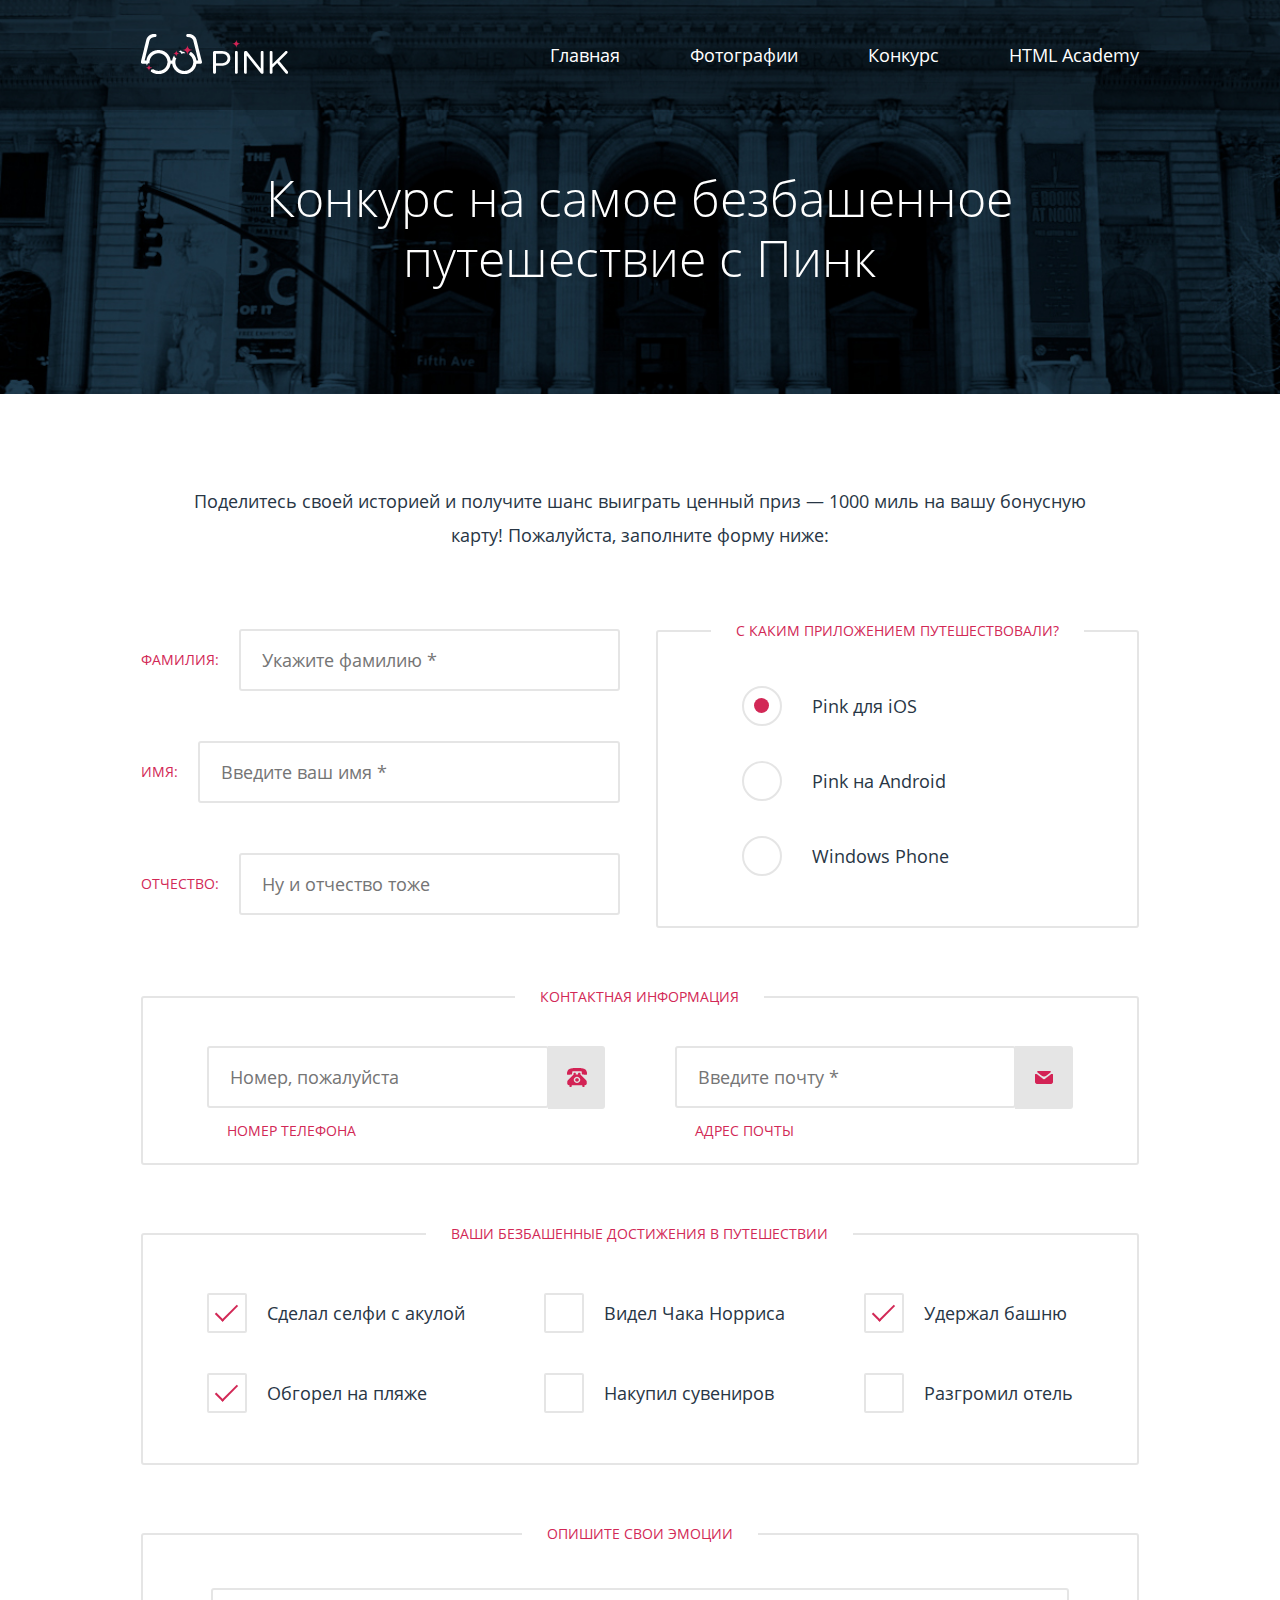
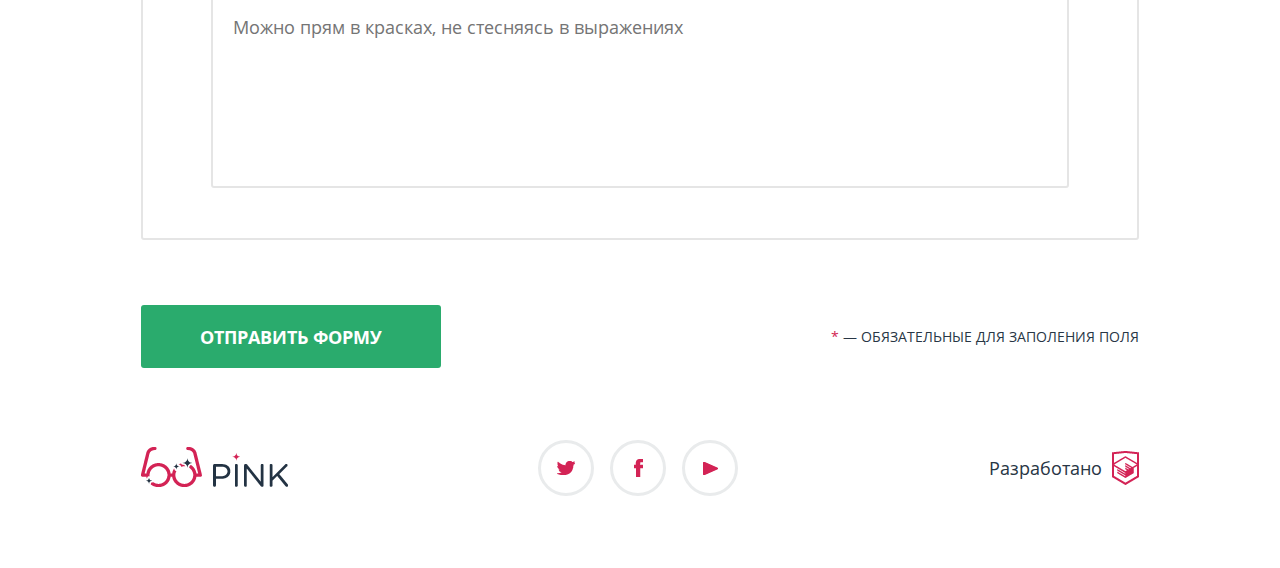
<file: pages/form.html>
<!doctype html>
<html lang="ru">
<head>
    <meta charset="UTF-8">
    <meta name="viewport"
          content="width=device-width, user-scalable=no, initial-scale=1.0, maximum-scale=1.0, minimum-scale=1.0">
    <meta http-equiv="X-UA-Compatible" content="ie=edge">
    <title>Pink</title>
    <link rel="stylesheet" href="../css/style.css">
</head>
<body>
<header class="header" id="header">
    <div class="header__wrapper">
        <div class="burger">
            <div class="burger__wrapper">
                <a class="burger__link-logo" href="../index.html">
                    <picture>
                        <source srcset="../img/logo-header.svg" media="(min-width: 1024px)">
                        <source srcset="../img/logo-header-tablet.svg" media="(min-width: 768px) and (max-width: 1023px)">
                        <img src="../img/logo-header-mobile.svg" class="burger__logo" alt="header-logo">
                    </picture>
                </a>

                <input class="burger__toggle" id="burger__toggle" type="checkbox">
                <label class="burger__btn" for="burger__toggle">
                    <span></span>
                </label>
            </div>
        </div>

        <nav class="navigation">
            <a class="navigation__link" href="../index.html">Главная</a>
            <a class="navigation__link" href="gallery.html">Фотографии</a>
            <a class="navigation__link" href="form.html">Конкурс</a>
            <a class="navigation__link" href="javascript:;">HTML Academy</a>
        </nav>
    </div>
</header>

<div class="banner banner--form">
    <div class="banner-bg__wrapper">
        <div class="banner-bg"></div>
    </div>

    <section class="banner__wrapper">
        <div class="banner__sub-wrapper">
            <h2 class="banner__title">Конкурс на самое безбашенное путешествие с Пинк</h2>
        </div>
    </section>
</div>

<main class="main">
    <section class="content-section ad">
        <div class="content-section__wrapper">
            <p class="title">
                Поделитесь своей историей и получите
                шанс выиграть ценный приз — 1000
                миль на вашу бонусную карту! <span class="hide-on-mobile">Пожалуйста, заполните форму ниже:</span>
            </p>
        </div>
    </section>

    <form class="content-section form">
        <fieldset class="form-section user-data">
            <div class="content-section__wrapper">
                <label class="form-section__item">
                    <span class="form-section__label">фамилия:</span>
                    <input class="form-section__input" type="text" placeholder="Укажите фамилию *" required>
                </label>

                <label class="form-section__item">
                    <span class="form-section__label">имя:</span>
                    <input class="form-section__input" type="text" placeholder="Введите ваш имя *" required>
                </label>

                <label class="form-section__item">
                    <span class="form-section__label">отчество:</span>
                    <input class="form-section__input" type="text" placeholder="Ну и отчество тоже">
                </label>
            </div>
        </fieldset>

        <fieldset class="form-section achievements">
            <legend class="form-section__title">
                Ваши безбашенные
                достижения в путешествии
            </legend>
            <div class="content-section__wrapper">
                <div class="achievements__items-wrapper">
                    <div class="check">
                        <label class="check__container">
                            <input class="check__input" type="checkbox" checked>
                            <span class="check__box"></span>
                            Сделал селфи с акулой
                        </label>
                    </div>

                    <div class="check">
                        <label class="check__container">
                            <input class="check__input" type="checkbox" checked>
                            <span class="check__box"></span>
                            Обгорел на пляже
                        </label>
                    </div>
                </div>

                <div class="achievements__items-wrapper">
                    <div class="check">
                        <label class="check__container">
                            <input class="check__input" type="checkbox">
                            <span class="check__box"></span>
                            Видел Чака Норриса
                        </label>
                    </div>

                    <div class="check">
                        <label class="check__container">
                            <input class="check__input" type="checkbox">
                            <span class="check__box"></span>
                            Накупил сувениров
                        </label>
                    </div>
                </div>


                <div class="achievements__items-wrapper">
                    <div class="check">
                        <label class="check__container">
                            <input class="check__input" type="checkbox" checked>
                            <span class="check__box"></span>
                            Удержал башню
                        </label>
                    </div>

                    <div class="check">
                        <label class="check__container">
                            <input class="check__input" type="checkbox">
                            <span class="check__box"></span>
                            Разгромил отель
                        </label>
                    </div>
                </div>
            </div>
        </fieldset>

        <fieldset class="form-section form-contacts">
            <legend class="form-section__title hide-on-mobile">контактная информация</legend>
            <div class="content-section__wrapper">
                <label class="form-section__item">
                    <span class="form-section__label">номер телефона</span>

                    <div class="form-section__item-wrapper">
                        <input class="form-section__input" type="text" placeholder="Номер, пожалуйста">
                        <span class="form-section__input-logo">
                                <img class="form-section__input-icon" src="../img/phone.svg" alt="tel">
                            </span>
                    </div>
                </label>

                <label class="form-section__item">
                    <span class="form-section__label">адрес почты</span>

                    <div class="form-section__item-wrapper">
                        <input class="form-section__input" type="text" placeholder="Введите почту *" required>
                        <span class="form-section__input-logo">
                                <img class="form-section__input-icon" src="../img/mail.svg" alt="tel">
                            </span>
                    </div>
                </label>
            </div>
        </fieldset>

        <fieldset class="form-section apps">
            <legend class="form-section__title">
                С каким приложением путешествовали?
            </legend>

            <div class="content-section__wrapper">
                <div class="radio">
                    <label class="radio__container">
                        <input class="radio__input" type="radio" value="iOS" name="apps" checked>
                        <span class="radio__box"></span>
                        Pink для iOS
                    </label>
                </div>

                <div class="radio">
                    <label class="radio__container">
                        <input class="radio__input" type="radio" value="Android" name="apps">
                        <span class="radio__box"></span>
                        Pink на Android
                    </label>
                </div>

                <div class="radio">
                    <label class="radio__container">
                        <input class="radio__input" type="radio" value="Windows Phone" name="apps">
                        <span class="radio__box"></span>
                        Windows Phone
                    </label>
                </div>
            </div>
        </fieldset>

        <fieldset class="form-section form-comment">
            <legend class="form-section__title">
                <label for="comment">Опишите свои эмоции</label>
            </legend>
            <div class="content-section__wrapper">
                <textarea class="form-section__textarea" id="comment"
                          placeholder="Можно прям в красках, не стесняясь в выражениях"></textarea>
            </div>
        </fieldset>

        <div class="form-section submit">
            <div class="content-section__wrapper">
                <button class="button" type="submit">отправить форму</button>
                <span class="form-section__subtitle"><i>*</i> — обязательные <span class="hide-on-tablet">для заполения</span> поля</span>
            </div>
        </div>
    </form>
</main>

<footer class="content-section footer footer--form-mobile">
    <div class="content-section__wrapper">
        <a class="footer__link-logo" href="../index.html">
            <picture>
                <source srcset="../img/logo-footer.svg" media="(min-width: 1024px)">
                <img class="footer__logo" src="../img/logo-footer--tablet.svg" alt="footer-logo">
            </picture>
        </a>

        <div class="footer__socials">
            <a class="footer__socials-item" href="javascript:;">
                <img class="footer__socials-item-logo" src="../img/twitter.svg" alt="twitter-logo">
            </a>

            <a class="footer__socials-item" href="javascript:;">
                <img class="footer__socials-item-logo" src="../img/facebook.svg" alt="facebook-logo">
            </a>

            <a class="footer__socials-item" href="javascript:;">
                <img class="footer__socials-item-logo" src="../img/youtube.svg" alt="youtube-logo">
            </a>
        </div>

        <div class="footer__rights">
            <span class="footer__rights-text">Разработано</span>
            <img class="footer__rights-logo" src="../img/htmlacademy.svg" alt="htmlacademy-logo">
        </div>
    </div>
</footer>

<template id="popUpError">
    <div class="pop-up">
        <div class="pop-up__wrapper">
            <div class="content-section__wrapper">
                <h3 class="pop-up__title">Что-то пошло не так!</h3>

                <p class="pop-up__text">
                    Проверьте поля, выделенные красным,
                    скорее всего вы забыли их заполнить
                </p>
            </div>

            <div class="pop-up__footer">
                <div class="content-section__wrapper">
                    <button class="button">ок</button>
                </div>
            </div>
        </div>
    </div>
</template>

<template id="popUpSuccess">
    <div class="pop-up pop-up--success">
        <div class="pop-up__wrapper">
            <div class="content-section__wrapper">
                <h3 class="pop-up__title">Ваша заявка отправлена</h3>

                <p class="pop-up__text">
                    Спасибо за ваше участие, ваша заявка уже поступила к нам. В ближайшее время мы рассмотрим ее и
                    оповестим вас.
                </p>
            </div>

            <div class="pop-up__footer">
                <div class="content-section__wrapper">
                    <button type="button" class="button">закрыть окно</button>
                </div>
            </div>
        </div>
    </div>
</template>
<script src="../js/script.js"></script>
</body>
</html>
</file>
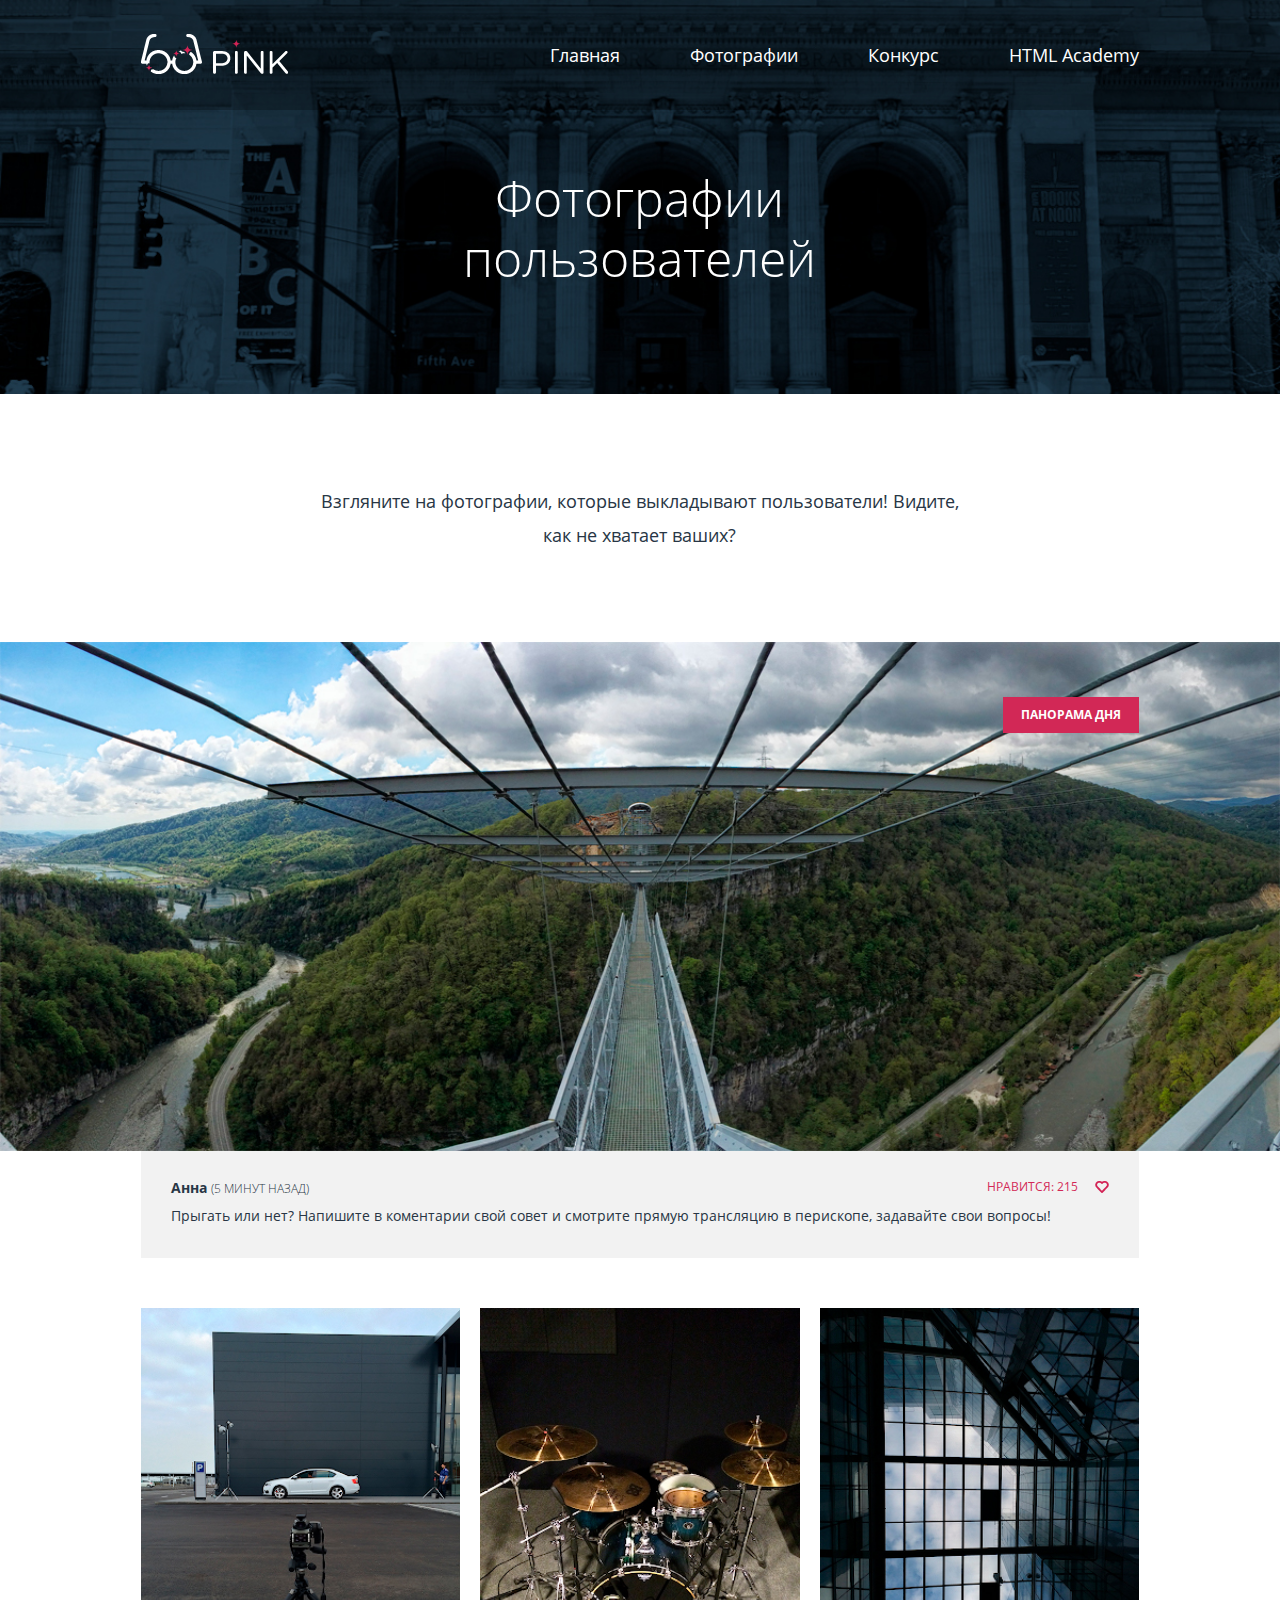
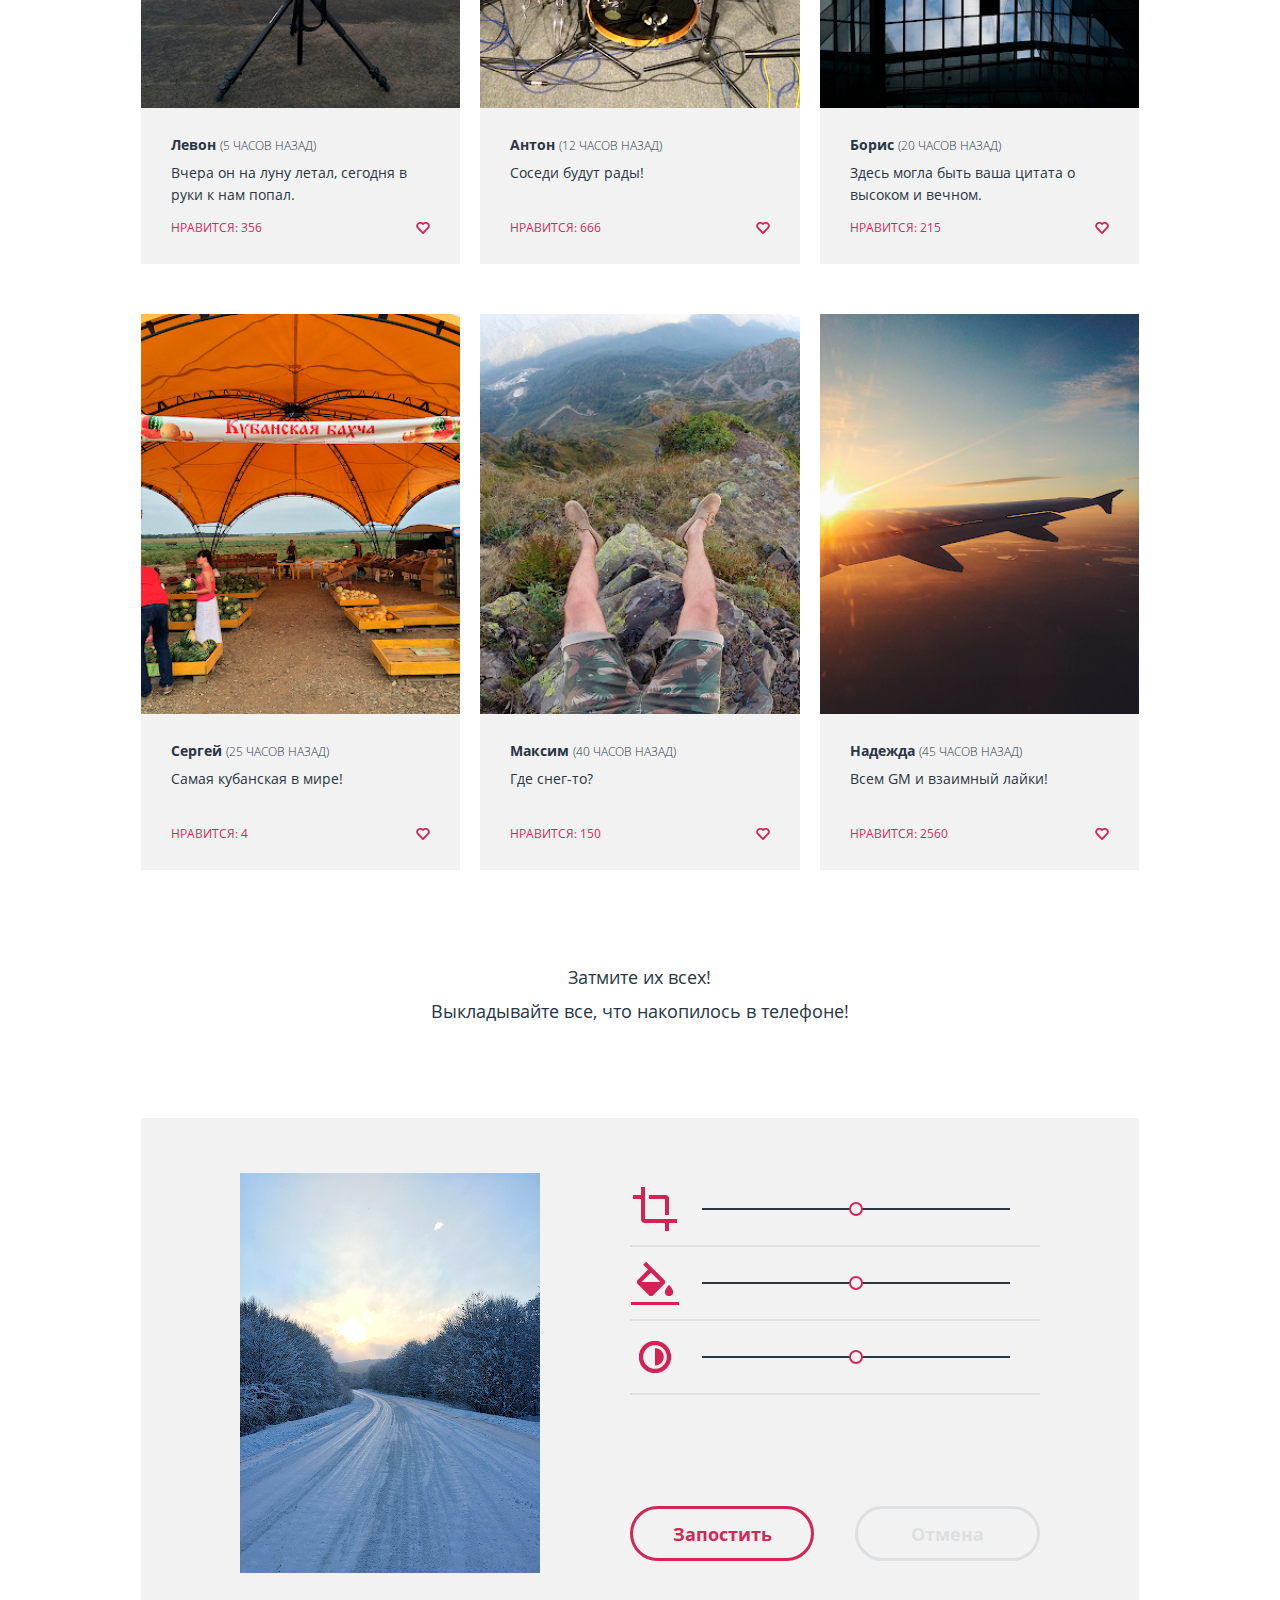
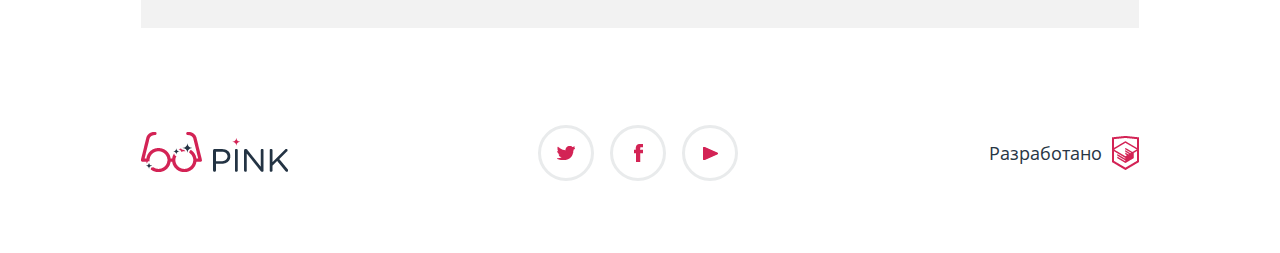
<file: pages/gallery.html>
<!doctype html>
<html lang="ru">
<head>
    <meta charset="UTF-8">
    <meta name="viewport"
          content="width=device-width, user-scalable=no, initial-scale=1.0, maximum-scale=1.0, minimum-scale=1.0">
    <meta http-equiv="X-UA-Compatible" content="ie=edge">
    <title>Pink</title>
    <link rel="stylesheet" href="../css/style.css">
</head>
<body>
<header class="header" id="header">
    <div class="header__wrapper">
        <div class="burger">
            <div class="burger__wrapper">
                <a class="burger__link-logo" href="../index.html">
                    <picture>
                        <source srcset="../img/logo-header.svg" media="(min-width: 1024px)">
                        <source srcset="../img/logo-header-tablet.svg" media="(min-width: 768px) and (max-width: 1023px)">
                        <img src="../img/logo-header-mobile.svg" class="burger__logo" alt="header-logo">
                    </picture>
                </a>

                <input class="burger__toggle" id="burger__toggle" type="checkbox">
                <label class="burger__btn" for="burger__toggle">
                    <span></span>
                </label>
            </div>
        </div>

        <nav class="navigation">
            <a class="navigation__link" href="../index.html">Главная</a>
            <a class="navigation__link" href="gallery.html">Фотографии</a>
            <a class="navigation__link" href="form.html">Конкурс</a>
            <a class="navigation__link" href="javascript:;">HTML Academy</a>
        </nav>
    </div>
</header>

<div class="banner banner--form">
    <div class="banner-bg__wrapper">
        <div class="banner-bg"></div>
    </div>

    <section class="banner__wrapper">
        <div class="banner__sub-wrapper">
            <h2 class="banner__title">Фотографии<br> пользователей</h2>
        </div>
    </section>
</div>

<main class="main">
    <section class="content-section gallery-title">
        <div class="content-section__wrapper">
            <p class="title">
                Взгляните на фотографии, которые выкладывают пользователи!
                Видите, как не хватает ваших?
            </p>
        </div>
    </section>

    <section class="content-section panorama">
        <div class="panorama__wrapper">
            <img class="panorama__photo" src="../img/panorama.jpg" alt="panorama">
        </div>

        <div class="content-section__wrapper">
            <span class="panorama__sticker">панорама дня</span>
        </div>
    </section>

    <section class="content-section panorama-comment">
        <div class="content-section__wrapper">
            <div class="gallery-comment">
                <span class="gallery-comment__name">
                    Анна <span>(5 минут назад)</span>
                </span>

                <p class="gallery-comment__text">
                    Прыгать или нет? Напишите в коментарии свой совет и смотрите прямую трансляцию в перископе, задавайте свои вопросы!
                </p>

                <div class="gallery-comment__like">
                    <button class="gallery-comment__like-button" type="button">
                        <img class="gallery-comment__like-icon" src="../img/icon-heart.svg" alt="like">
                    </button>
                    <span class="gallery-comment__like-count">нравится: 215</span>
                </div>
            </div>
        </div>
    </section>

    <section class="content-section gallery-list">
        <div class="content-section__wrapper">
            <div class="gallery-item">
                <div class="gallery-item__wrapper">
                    <img class="gallery-item__photo" src="../img/car.jpg" alt="car">
                </div>

                <div class="gallery-comment">
                        <span class="gallery-comment__name">
                            Левон <span>(5 часов назад)</span>
                        </span>

                    <p class="gallery-comment__text">
                        Вчера он на луну летал, сегодня в руки к нам попал.
                    </p>

                    <div class="gallery-comment__like">
                        <button class="gallery-comment__like-button" type="button">
                            <img class="gallery-comment__like-icon" src="../img/icon-heart.svg" alt="like">
                        </button>
                        <span class="gallery-comment__like-count">нравится: 356</span>
                    </div>
                </div>
            </div>

            <div class="gallery-item">
                <div class="gallery-item__wrapper">
                    <img class="gallery-item__photo" src="../img/drums.jpg" alt="drums">
                </div>

                <div class="gallery-comment">
                    <span class="gallery-comment__name">
                        Антон <span>(12 часов назад)</span>
                    </span>

                    <p class="gallery-comment__text">
                        Соседи будут рады!
                    </p>

                    <div class="gallery-comment__like">
                        <button class="gallery-comment__like-button" type="button">
                            <img class="gallery-comment__like-icon" src="../img/icon-heart.svg" alt="like">
                        </button>
                        <span class="gallery-comment__like-count">нравится: 666</span>
                    </div>
                </div>
            </div>

            <div class="gallery-item">
                <div class="gallery-item__wrapper">
                    <img class="gallery-item__photo" src="../img/roof.jpg" alt="roof">
                </div>

                <div class="gallery-comment">
                    <span class="gallery-comment__name">
                        Борис <span>(20 часов назад)</span>
                    </span>

                    <p class="gallery-comment__text">
                        Здесь могла быть ваша цитата о высоком и вечном.
                    </p>

                    <div class="gallery-comment__like">
                        <button class="gallery-comment__like-button" type="button">
                            <img class="gallery-comment__like-icon" src="../img/icon-heart.svg" alt="like">
                        </button>
                        <span class="gallery-comment__like-count">нравится: 215</span>
                    </div>
                </div>
            </div>

            <div class="gallery-item">
                <div class="gallery-item__wrapper">
                    <img class="gallery-item__photo" src="../img/market.jpg" alt="market">
                </div>

                <div class="gallery-comment">
                    <span class="gallery-comment__name">
                        Сергей <span>(25 часов назад)</span>
                    </span>

                    <p class="gallery-comment__text">
                        Самая кубанская в мире!
                    </p>

                    <div class="gallery-comment__like">
                        <button class="gallery-comment__like-button" type="button">
                            <img class="gallery-comment__like-icon" src="../img/icon-heart.svg" alt="like">
                        </button>
                        <span class="gallery-comment__like-count">нравится: 4</span>
                    </div>
                </div>
            </div>

            <div class="gallery-item">
                <div class="gallery-item__wrapper">
                    <img class="gallery-item__photo" src="../img/hill.jpg" alt="hill">
                </div>

                <div class="gallery-comment">
                    <span class="gallery-comment__name">
                        Максим <span>(40 часов назад)</span>
                    </span>

                    <p class="gallery-comment__text">
                        Где снег-то?
                    </p>

                    <div class="gallery-comment__like">
                        <button class="gallery-comment__like-button" type="button">
                            <img class="gallery-comment__like-icon" src="../img/icon-heart.svg" alt="like">
                        </button>
                        <span class="gallery-comment__like-count">нравится: 150</span>
                    </div>
                </div>
            </div>

            <div class="gallery-item">
                <div class="gallery-item__wrapper">
                    <img class="gallery-item__photo" src="../img/plane.jpg" alt="plane">
                </div>

                <div class="gallery-comment">
                    <span class="gallery-comment__name">
                        Надежда <span>(45 часов назад)</span>
                    </span>

                    <p class="gallery-comment__text">
                        Всем GM и взаимный лайки!
                    </p>

                    <div class="gallery-comment__like">
                        <button class="gallery-comment__like-button" type="button">
                            <img class="gallery-comment__like-icon" src="../img/icon-heart.svg" alt="like">
                        </button>
                        <span class="gallery-comment__like-count">нравится: 2560</span>
                    </div>
                </div>
            </div>
        </div>
    </section>

    <section class="content-section gallery-title">
        <div class="content-section__wrapper">
            <p class="title">
                Затмите их всех!<br>
                Выкладывайте все, что накопилось в телефоне!
            </p>
        </div>
    </section>

    <section class="content-section filter">
        <div class="content-section__wrapper">
            <div class="filter__wrapper">
                <div class="filter__image-wrapper">
                    <img class="filter__image" src="../img/road.jpg" alt="road">
                </div>

                <div class="filter__main">
                    <div class="filter__tools">
                        <div class="filter__list">
                            <div class="filter__list-wrapper">
                                <label class="filter__item">
                                    <span class="filter__item-wrapper">
                                        <picture>
                                            <source srcset="../img/crop--tablet.svg" media="(min-width: 768px) and (max-width: 1023px)">
                                            <img class="filter__icon" src="../img/crop.svg" alt="crop">
                                        </picture>
                                    </span>
                                    <img class="filter__icon--inactive" src="../img/crop--inactive.svg" alt="crop--inactive">

                                    <input class="filter__input" type="range">
                                </label>

                                <label class="filter__item filter__item--inactive">
                                    <span class="filter__item-wrapper">
                                        <picture>
                                            <source srcset="../img/fill--tablet.svg" media="(min-width: 768px) and (max-width: 1023px)">
                                            <img class="filter__icon" src="../img/fill.svg" alt="fill">
                                        </picture>
                                    </span>
                                    <img class="filter__icon--inactive" src="../img/fill--inactive.svg" alt="fill--inactive">

                                    <input class="filter__input" type="range">
                                </label>

                                <label class="filter__item filter__item--inactive">
                                    <span class="filter__item-wrapper">
                                        <picture>
                                            <source srcset="../img/contrast--tablet.svg" media="(min-width: 768px) and (max-width: 1023px)">
                                            <img class="filter__icon" src="../img/contrast.svg" alt="contrast">
                                        </picture>
                                    </span>
                                    <img class="filter__icon--inactive" src="../img/contrast--inactive.svg" alt="contrast--inactive">

                                    <input class="filter__input" type="range">
                                </label>
                            </div>
                        </div>

                        <input class="filter__input filter__input--mobile" type="range">
                    </div>

                    <div class="filter__buttons">
                        <button class="filter__btn filter__btn--submit" type="submit">Запостить</button>
                        <button class="filter__btn" type="reset">Отмена</button>
                    </div>
                </div>
            </div>
        </div>
    </section>
</main>

<footer class="content-section footer footer--form-mobile">
    <div class="content-section__wrapper">
        <a class="footer__link-logo" href="../index.html">
            <picture>
                <source srcset="../img/logo-footer.svg" media="(min-width: 1024px)">
                <img class="footer__logo" src="../img/logo-footer--tablet.svg" alt="footer-logo">
            </picture>
        </a>

        <div class="footer__socials">
            <a class="footer__socials-item" href="javascript:;">
                <img class="footer__socials-item-logo" src="../img/twitter.svg" alt="twitter-logo">
            </a>

            <a class="footer__socials-item" href="javascript:;">
                <img class="footer__socials-item-logo" src="../img/facebook.svg" alt="facebook-logo">
            </a>

            <a class="footer__socials-item" href="javascript:;">
                <img class="footer__socials-item-logo" src="../img/youtube.svg" alt="youtube-logo">
            </a>
        </div>

        <div class="footer__rights">
            <span class="footer__rights-text">Разработано</span>
            <img class="footer__rights-logo" src="../img/htmlacademy.svg" alt="htmlacademy-logo">
        </div>
    </div>
</footer>
<script src="../js/script.js"></script>
</body>
</html>
</file>
<file: css/style.css>
@import "common/reset.css";
@import "common/helpers.css";
@import "fonts.css";

@import "components/header.css";
@import "components/burger.css";
@import "components/navigation.css";
@import "components/banner.css";
@import "components/app-download.css";
@import "components/offers.css";
@import "components/offers-list.css";
@import "components/content-section.css";
@import "components/facts.css";
@import "components/testimonials.css";
@import "components/comments.css";
@import "components/swiper-slider.css";
@import "components/tariffs.css";
@import "components/tariffs-table.css";
@import "components/contacts.css";
@import "components/map.css";
@import "components/footer.css";

/*FORM*/
@import "components/ad.css";
@import "components/title.css";
@import "components/form.css";
@import "components/form-section.css";
@import "components/user-data.css";
@import "components/achievements.css";
@import "components/check.css";
@import "components/form-contacts.css";
@import "components/apps.css";
@import "components/radio-button.css";
@import "components/form-comment.css";
@import "components/submit.css";
@import "components/button.css";
@import "components/pop-up.css";

/*GALLERY*/

@import "components/gallery-title.css";
@import "components/panorama.css";
@import "components/panorama-comment.css";
@import "components/gallery-comment.css";
@import "components/gallery-list.css";
@import "components/gallery-item.css";
@import "components/filter.css";
</file>
